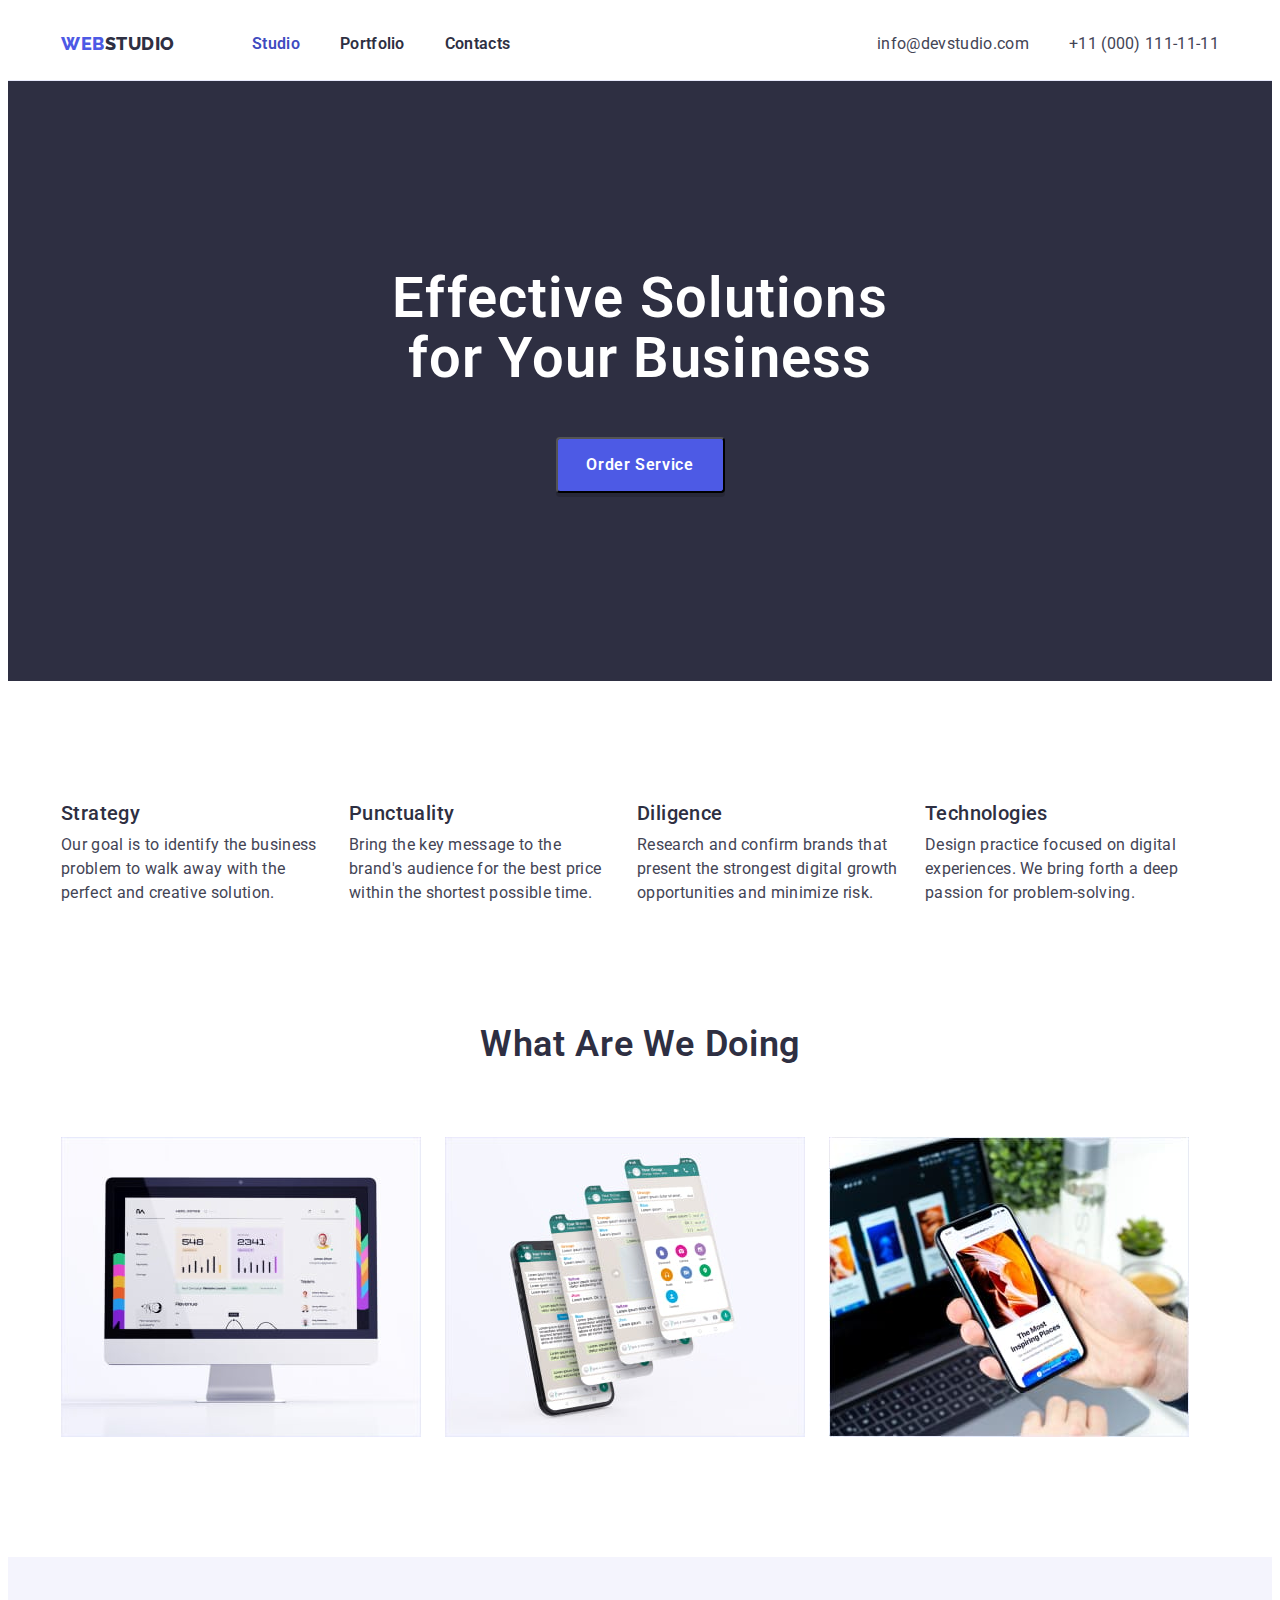
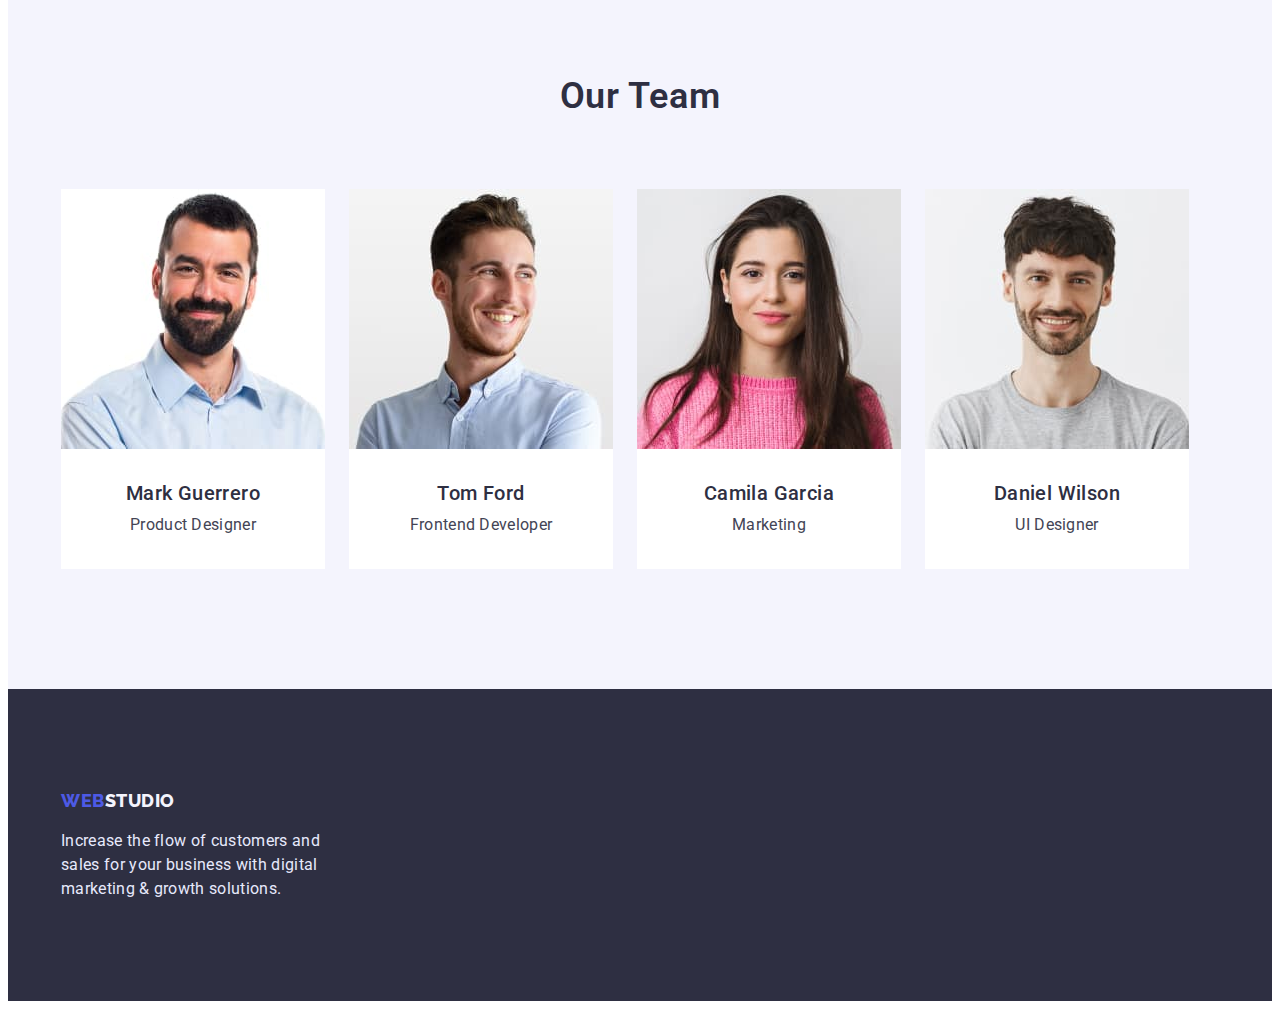
<file: index.html>
<!DOCTYPE html>
<html lang="en">
  <head>
    <meta charset="UTF-8" />
    <meta http-equiv="X-UA-Compatible" content="IE=edge" />
    <meta name="viewport" content="width=device-width, initial-scale=1.0" />
    <title>Web Studio</title>
    <link rel="preconnect" href="https://fonts.gstatic.com" />
    <link
      href="https://fonts.googleapis.com/css2?family=Raleway:wght@800&family=Roboto:wght@400;500;700;900&display=swap"
      rel="stylesheet"
    />
    <link
      rel="stylesheet"
      href="https://cdnjs.cloudflare.com/ajax/libs/modern-normalize/1.1.0/modern-normalize.min.css"
      integrity="sha512-wpPYUAdjBVSE4KJnH1VR1HeZfpl1ub8YT/NKx4PuQ5NmX2tKuGu6U/JRp5y+Y8XG2tV+wKQpNHVUX03MfMFn9Q=="
      crossorigin="anonymous"
      referrerpolicy="no-referrer"
    />
    <link rel="stylesheet" href="./css/styles.css" />
  </head>
  <body>
    <header class="header">
      <div class="container header-container">
        <nav class="site-nav">
          <a href="index.html" class="logo"
            >Web<span class="accent">Studio</span></a
          >
          <ul class="site-nav list">
            <li><a href="index.html" class="link current">Studio</a></li>
            <li><a href="portfolio.html" class="link">Portfolio</a></li>
            <li><a href="" class="link">Contacts</a></li>
          </ul>
        </nav>
        <address class="address">
          <ul class="address-list list">
            <li class="address-item">
              <a class="address-mailto link" href="mailto:info@devstudio.com"
                >info@devstudio.com</a
              >
            </li>
            <li class="address-item">
              <a class="address-tel link" href="tel:+110001111111"
                >+11 (000) 111-11-11</a
              >
            </li>
          </ul>
        </address>
      </div>
    </header>
    <main>
      <section class="hero">
        <div class="container">
          <h1 class="hero-title">Effective Solutions<br />for Your Business</h1>
          <button type="button" class="hero-btn btn">Order Service</button>
        </div>
      </section>
      <section class="section principles">
        <div class="container">
          <h2 class="section-title">Our principles</h2>
          <ul class="principles-list list">
            <li class="principles-item">
              <h3 class="title">Strategy</h3>
              <p class="principles-item-text">
                Our goal is to identify the business problem to walk away with
                the perfect and creative solution.
              </p>
            </li>
            <li class="principles-item">
              <h3 class="title">Punctuality</h3>
              <p class="principles-item-text">
                Bring the key message to the brand's audience for the best price
                within the shortest possible time.
              </p>
            </li>
            <li class="principles-item">
              <h3 class="title">Diligence</h3>
              <p class="principles-item-text">
                Research and confirm brands that present the strongest digital
                growth opportunities and minimize risk.
              </p>
            </li>
            <li class="principles-item">
              <h3 class="title">Technologies</h3>
              <p class="principles-item-text">
                Design practice focused on digital experiences. We bring forth a
                deep passion for problem-solving.
              </p>
            </li>
          </ul>
        </div>
      </section>
      <section class="section">
        <div class="container">
          <h2 class="section-title">What are we doing</h2>
          <ul class="works-list list">
            <li class="works-item">
              <a href=""
                ><img
                  src="./images/what-are-we-doing-img-1.jpg"
                  alt="work example"
                  width="360"
                  height="300"
              /></a>
            </li>
            <li class="works-item">
              <a href=""
                ><img
                  src="./images/what-are-we-doing-img-2.jpg"
                  alt="work example"
                  width="360"
                  height="300"
              /></a>
            </li>
            <li class="works-item">
              <a href=""
                ><img
                  src="./images/what-are-we-doing-img-3.jpg"
                  alt="work example"
                  width="360"
                  height="300"
              /></a>
            </li>
          </ul>
        </div>
      </section>
      <section class="team">
        <div class="container">
          <h2 class="section-title">Our Team</h2>
          <ul class="team-list list">
            <li class="team-item">
              <img
                src="./images/first-team-member-mark-guerrero.jpg"
                alt="first team member"
                width="264"
                height="260"
              />
              <div class="team-member">
                <h3 class="title">Mark Guerrero</h3>
                <p class="team-item-text">Product Designer</p>
              </div>
            </li>
            <li class="team-item">
              <img
                src="./images/second-team-member-tom-ford.jpg"
                alt="second team member"
                width="264"
                height="260"
              />
              <div class="team-member">
                <h3 class="title">Tom Ford</h3>
                <p class="team-item-text">Frontend Developer</p>
              </div>
            </li>
            <li class="team-item">
              <img
                src="./images/third-team-member-camila-garcia.jpg"
                alt="third team member"
                width="264"
                height="260"
              />
              <div class="team-member">
                <h3 class="title">Camila Garcia</h3>
                <p class="team-item-text">Marketing</p>
              </div>
            </li>
            <li class="team-item">
              <img
                src="./images/fourth-team-member-daniel-wilson.jpg"
                alt="fourth team member"
                width="264"
                height="260"
              />
              <div class="team-member">
                <h3 class="title">Daniel Wilson</h3>
                <p class="team-item-text">UI Designer</p>
              </div>
            </li>
          </ul>
        </div>
      </section>
    </main>
    <footer class="footer">
      <div class="container">
        <a href="index.html" class="footer-logo logo"
          >Web<span class="accent">Studio</span></a
        >
        <p class="text">
          Increase the flow of customers and<br />sales for your business with
          digital<br />
          marketing & growth solutions.
        </p>
      </div>
    </footer>
  </body>
</html>
</file>
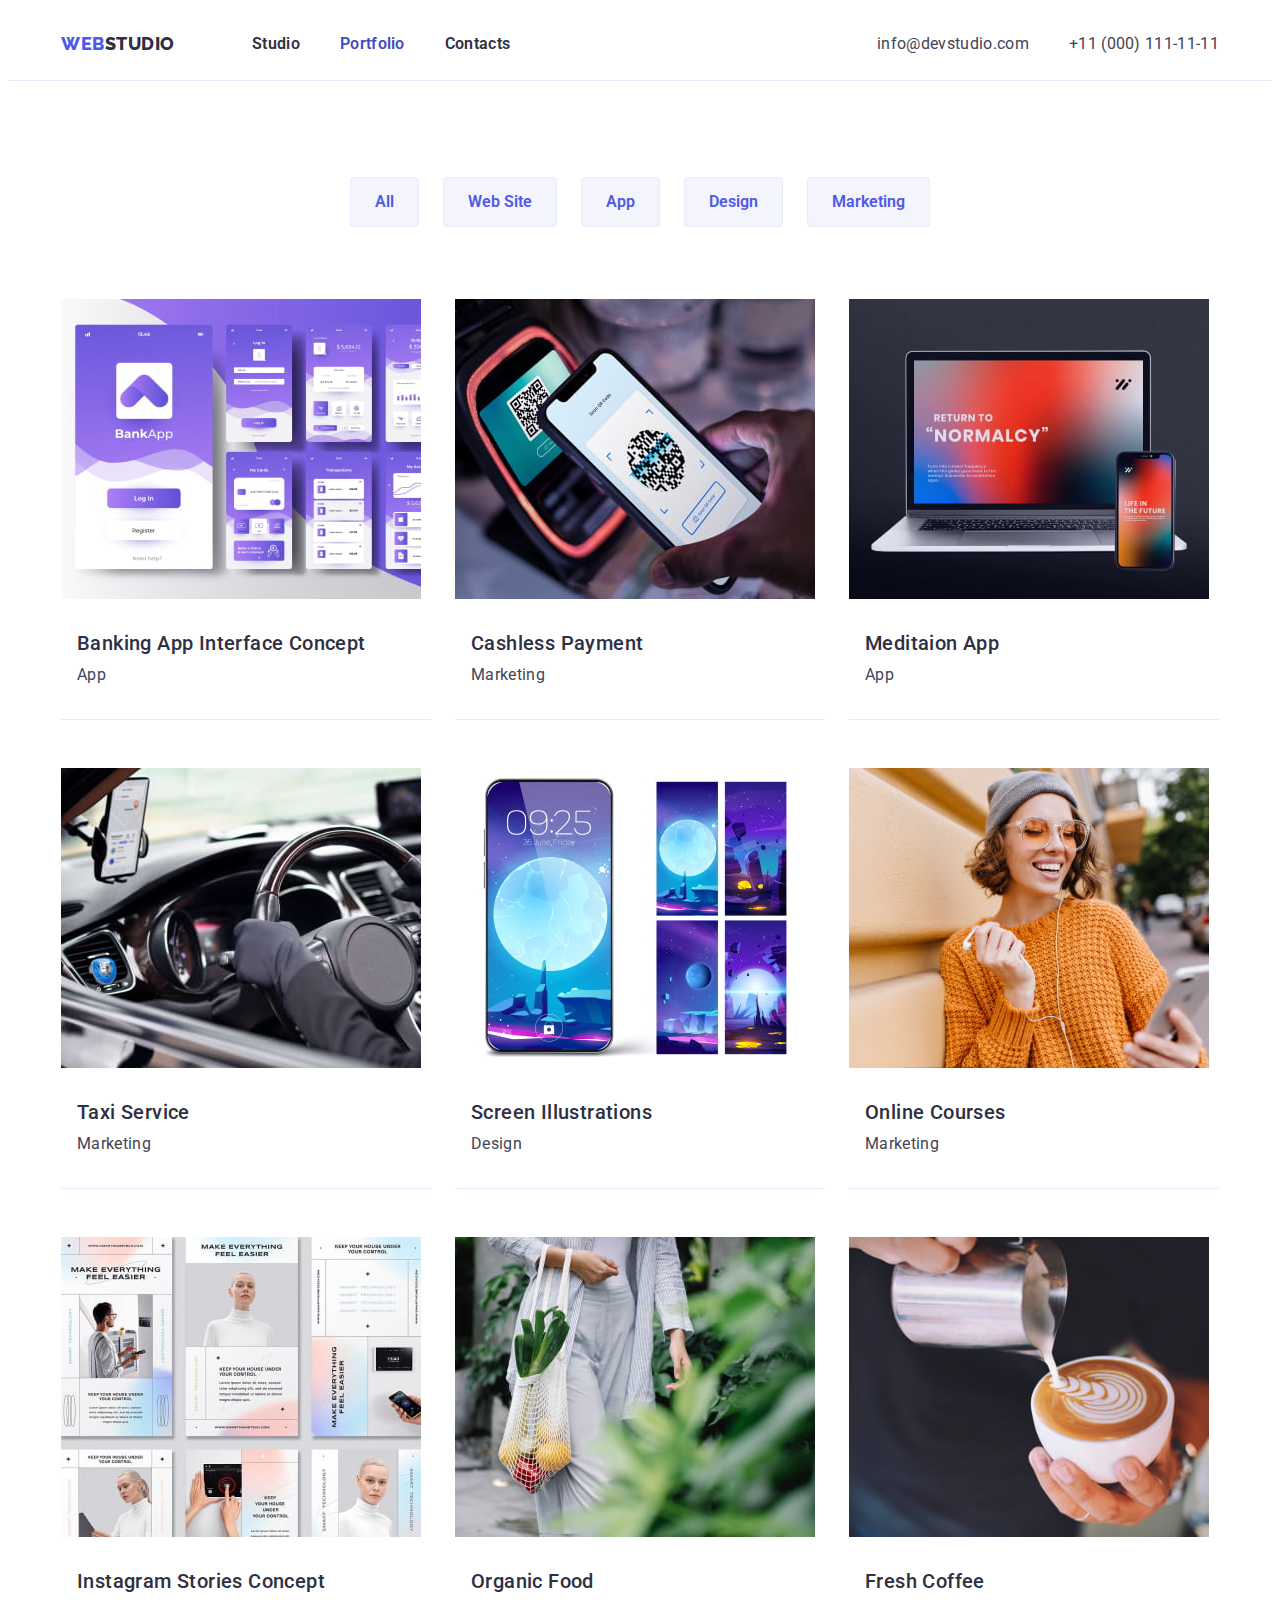
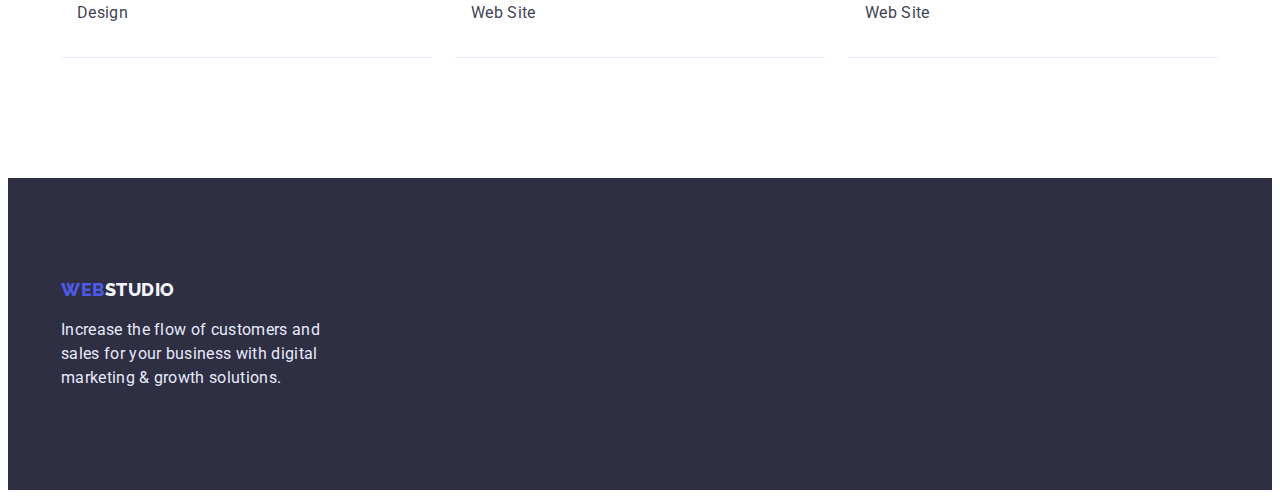
<file: portfolio.html>
<!DOCTYPE html>
<html lang="en">
  <head>
    <meta charset="UTF-8" />
    <meta http-equiv="X-UA-Compatible" content="IE=edge" />
    <meta name="viewport" content="width=device-width, initial-scale=1.0" />
    <title>Portfolio</title>
    <link rel="preconnect" href="https://fonts.gstatic.com" />
    <link
      href="https://fonts.googleapis.com/css2?family=Raleway:wght@800&family=Roboto:wght@400;500;700;900&display=swap"
      rel="stylesheet"
    />
    <link
      rel="stylesheet"
      href="https://cdnjs.cloudflare.com/ajax/libs/modern-normalize/1.1.0/modern-normalize.min.css"
      integrity="sha512-wpPYUAdjBVSE4KJnH1VR1HeZfpl1ub8YT/NKx4PuQ5NmX2tKuGu6U/JRp5y+Y8XG2tV+wKQpNHVUX03MfMFn9Q=="
      crossorigin="anonymous"
      referrerpolicy="no-referrer"
    />
    <link rel="stylesheet" href="./css/styles.css" />
  </head>
  <body class="site-body">
    <header class="header">
      <div class="container header-container">
        <nav class="site-nav">
          <a href="index.html" class="logo"
            >Web<span class="accent">Studio</span></a
          >
          <ul class="site-nav list">
            <li><a href="index.html" class="link">Studio</a></li>
            <li><a href="portfolio.html" class="link current">Portfolio</a></li>
            <li><a href="" class="link">Contacts</a></li>
          </ul>
        </nav>
        <address class="address">
          <ul class="address-list list">
            <li class="address-item">
              <a class="address-mailto link" href="mailto:info@devstudio.com"
                >info@devstudio.com</a
              >
            </li>
            <li class="address-item">
              <a class="address-tel link" href="tel:+110001111111"
                >+11 (000) 111-11-11</a
              >
            </li>
          </ul>
        </address>
      </div>
    </header>
    <main>
      <section class="portfolio">
        <div class="container">
          <h1 class="portfolio-title">Webstudia's portfolio</h1>
          <ul class="portfolio-fiter-list list">
            <li class="portfolio-fiter-item">
              <button type="button" class="portfolio-btn btn">All</button>
            </li>
            <li class="portfolio-fiter-item">
              <button type="button" class="portfolio-btn btn">Web Site</button>
            </li>
            <li class="portfolio-fiter-item">
              <button type="button" class="portfolio-btn btn">App</button>
            </li>
            <li class="portfolio-fiter-item">
              <button type="button" class="portfolio-btn btn">Design</button>
            </li>
            <li class="portfolio-fiter-item">
              <button type="button" class="portfolio-btn btn">Marketing</button>
            </li>
          </ul>
          
          <ul class="portfolio-list list">
            <!-- 1 -->
            <li class="portfolio-item">
              <article class="card">
                <div class="card-thumb">
                  <img
                    src="./images/banking-app-interface-concept.jpg"
                    alt="banking app interface concept"
                    width="360"
                    height="300"
                  />
                </div>

                <div class="card-content">
                  <h2 class="portfolio-item-title">
                    Banking App Interface Concept
                  </h2>
                  <p class="portfolio-item-subtitle">App</p>
                </div>
              </article>
            </li>
            <!-- 2 -->
            <li class="portfolio-item">
              <article class="card">
                <div class="card-thumb">
                  <img
                    src="./images/cashless-payment.jpg"
                    alt="cashless payment"
                    width="360"
                    height="300"
                  />
                </div>

                <div class="card-content">
                  <h2 class="portfolio-item-title">Cashless Payment</h2>
                  <p class="portfolio-item-subtitle">Marketing</p>
                </div>
              </article>
            </li>
            <!-- 3 -->
            <li class="portfolio-item">
              <article class="card">
                <div class="card-thumb">
                  <img
                    src="./images/meditaion-app.jpg"
                    alt="meditaion app"
                    width="360"
                    height="300"
                  />
                </div>

                <div class="card-content">
                  <h2 class="portfolio-item-title">Meditaion App</h2>
                  <p class="portfolio-item-subtitle">App</p>
                </div>
              </article>
            </li>
            <!-- 4 -->
            <li class="portfolio-item">
              <article class="card">
                <div class="card-thumb">
                  <img
                    src="./images/taxi-service.jpg"
                    alt="taxi service"
                    width="360"
                    height="300"
                  />
                </div>

                <div class="card-content">
                  <h2 class="portfolio-item-title">Taxi Service</h2>
                  <p class="portfolio-item-subtitle">Marketing</p>
                </div>
              </article>
            </li>
            <!-- 5 -->
            <li class="portfolio-item">
              <article class="card">
                <div class="card-thumb">
                  <img
                    src="./images/screen-illustrations.jpg"
                    alt="screen illustrations"
                    width="360"
                    height="300"
                  />
                </div>

                <div class="card-content">
                  <h2 class="portfolio-item-title">Screen Illustrations</h2>
                  <p class="portfolio-item-subtitle">Design</p>
                </div>
              </article>
            </li>
            <!-- 6 -->
            <li class="portfolio-item">
              <article class="card">
                <div class="card-thumb">
                  <img
                    src="./images/online-courses.jpg"
                    alt="online courses"
                    width="360"
                    height="300"
                  />
                </div>

                <div class="card-content">
                  <h2 class="portfolio-item-title">Online Courses</h2>
                  <p class="portfolio-item-subtitle">Marketing</p>
                </div>
              </article>
            </li>
            <!-- 7 -->
            <li class="portfolio-item">
              <article class="card">
                <div class="card-thumb">
                  <img
                    src="./images/instagram-stories-concept.jpg"
                    alt="instagram stories concept"
                    width="360"
                    height="300"
                  />
                </div>

                <div class="card-content">
                  <h2 class="portfolio-item-title">
                    Instagram Stories Concept
                  </h2>
                  <p class="portfolio-item-subtitle">Design</p>
                </div>
              </article>
            </li>
            <!-- 8 -->
            <li class="portfolio-item">
              <article class="card">
                <div class="card-thumb">
                  <img
                    src="./images/organic-food.jpg"
                    alt="organic food"
                    width="360"
                    height="300"
                  />
                </div>

                <div class="card-content">
                  <h2 class="portfolio-item-title">Organic Food</h2>
                  <p class="portfolio-item-subtitle">Web Site</p>
                </div>
              </article>
            </li>
            <!-- 9 -->
            <li class="portfolio-item">
              <article class="card">
                <div class="card-thumb">
                  <img
                    src="./images/fresh-coffee.jpg"
                    alt="fresh coffee"
                    width="360"
                    height="300"
                  />
                </div>

                <div class="card-content">
                  <h2 class="portfolio-item-title">Fresh Coffee</h2>
                  <p class="portfolio-item-subtitle">Web Site</p>
                </div>
              </article>
            </li>
          </ul>
        </div>
      </section>
    </main>
    <footer class="footer">
      <div class="container">
        <a href="index.html" class="footer-logo logo"
          >Web<span class="accent">Studio</span></a
        >
        <p class="text">
          Increase the flow of customers and<br />sales for your business with
          digital<br />
          marketing & growth solutions.
        </p>
      </div>
    </footer>
  </body>
</html>
</file>
<file: css/styles.css>
:root {
  --primary-text-color: #434455;
  --first-title-color: #ffffff;
  --second-title-color: #2e2f42;
  --primary-brand-color: #4d5ae5;
  --pressed-state-color: #404bbf;
  --second-btn-color: #f4f4fd;
  --typical-lh: 1.5;
  --first-gap: 24px;
  --second-gap: 40px;
}

p,
h1,
h2,
h3,
h4,
h5,
h6 {
  margin: 0;
}

ul {
  margin: 0;
  padding-left: 0;
}

img {
  display: block;
  max-width: 100%;
  height: auto;
}

body {
  font-family: "Roboto", "Helvetica Neue", "Verdana", "Tahoma", sans-serif;
  font-size: 16px;
  line-height: var(--typical-lh);
  letter-spacing: 0.02em;
  background-color: #ffffff;
  color: #434455;
}

.container {
  width: 1158px;
  padding-left: 15px;
  padding-right: 15px;
  margin: 0 auto;
}

.header {
  padding-top: 24px;
  padding-bottom: 24px;
  border-bottom: 1px solid #e7e9fc;
}

.header > .container {
  display: flex;
  align-items: center;
}
.site-nav {
  display: flex;
  align-items: center;
  margin-right: auto;
}
.logo {
  margin-right: 76px;
}
.site-nav > .list {
  display: flex;
  gap: var(--second-gap);
}

.address-list {
  display: flex;
  gap: var(--second-gap);
}

.link {
  text-decoration: none;
  padding-top: 24px;
  padding-bottom: 24px;
}

.logo {
  font-family: "Raleway", sans-serif;
  font-weight: 800;
  font-size: 18px;
  line-height: 1.17;
  display: flex;
  align-items: center;
  letter-spacing: 0.03em;
  text-transform: uppercase;
  color: #4d5ae5;
  text-decoration: none;
  text-transform: uppercase;
  width: 115px;
  height: 24px;
  left: 156px;
  top: 24px;
}

.accent {
  color: #2e2f42;
}

.footer-logo {
  margin-bottom: 16px;
}

.footer-logo > .accent {
  color: #f4f4fd;
}

.list {
  padding: 0;
  margin: 0;
  list-style: none;
}

.site-nav .link {
  font-weight: 600;
  font-size: 16px;
  line-height: var(--typical-lh);
  color: #2e2f42;
}

.site-nav .link:hover,
.site-nav .link:focus {
  color: var(--pressed-state-color);
  border-radius: 2px;
}

.site-nav .link.current {
  color: var(--pressed-state-color);
  background-color: #ffffff;
}

.address-mailto,
.address-tel {
  font-style: normal;
  color: #434455;
}

.address-list .link:hover,
.address-list .link:focus {
  color: #4d5ae5;
}

.hero {
  background-color: #2e2f42;
  color: #ffffff;
  padding-top: 188px;
  padding-bottom: 188px;
}

.hero-title {
  font-style: normal;
  font-weight: 600;
  font-size: 56px;
  line-height: 1.07;
  text-align: center;
  letter-spacing: 0.02em;
  margin-bottom: 48px;
}

.hero > .container {
  display: flex;
  flex-direction: column;
  align-items: center;
}

.principles-list {
  display: flex;
  gap: var(--first-gap);
}

.principles-item {
  width: 264px;
}

.section-title {
  font-family: "Roboto";
  font-weight: 600;
  font-size: 36px;
  line-height: 1.11;
  text-align: center;
  letter-spacing: 0.02em;
  text-transform: capitalize;
  color: var(--second-title-color);
  margin-bottom: 72px;
}

.title {
  font-family: "Roboto";
  font-weight: 500;
  font-size: 20px;
  line-height: 1.2;
  letter-spacing: 0.02em;
  color: var(--second-title-color);
  margin-bottom: 8px;
}

.principles .section-title {
  display: none;
}

.section {
  padding-bottom: 120px;
}

.principles {
  padding-top: 120px;
  padding-bottom: 120px;
}

.works-list {
  display: flex;
  gap: var(--first-gap);
}

.team {
  background-color: #f4f4fd;
  padding-top: 120px;
  padding-bottom: 120px;
}

.team-list {
  display: flex;
  gap: var(--first-gap);
}

.team-member > .title {
  text-align: center;
}

.team-item-text {
  text-align: center;
}

.team-member {
  background-color: #ffffff;
  padding: 32px 15px;
}

.portfolio .portfolio-title {
  display: none;
}

.portfolio-item-title {
  font-family: "Roboto";
  font-weight: 500;
  font-size: 20px;
  line-height: 1.2;
  letter-spacing: 0.02em;
  color: var(--second-title-color);
  margin-bottom: 8px;
}

.portfolio-fiter-list {
  display: flex;
  justify-content: center;
  margin-bottom: 72px;
  gap: var(--first-gap);
}

.portfolio {
  padding-top: 96px;
  padding-bottom: 120px;
}

.footer {
  background-color: #2e2f42;
  padding-top: 100px;
  padding-bottom: 100px;
}

.text {
  color: #e7e9fc;
}

.work-list .title {
  color: var(--second-title-color);
}

.hero-btn {
  font-family: inherit;
  font-weight: 600;
  font-size: 16px;
  line-height: 1.19;
  letter-spacing: 0.04em;
  text-transform: capitalize;
  min-width: 169px;
  height: 56px;
  left: 20px;
  top: 20px;
  color: var(--first-title-color);
  background: #4d5ae5;
  box-shadow: 0px 4px rgba(0, 0, 0, 0.15);
  border-radius: 4px;
}

.hero-btn:hover,
.hero-btn:focus {
  min-width: 169px;
  height: 56px;
  left: 20px;
  top: 88px;
  background: var(--pressed-state-color);
  border-radius: 4px;
}

.portfolio-btn {
  color: var(--primary-brand-color);
  background-color: #f4f4fd;
  border: 1px solid #e7e9fc;
  border-radius: 4px;
  font-family: "Roboto";
  font-style: normal;
  font-weight: 600;
  font-size: 16px;
  line-height: var(--typical-lh);
  display: flex;
  flex-direction: row;
  justify-content: center;
  align-items: center;
  padding: 12px 24px;
}

.portfolio-btn:hover,
.portfolio-btn:focus {
  cursor: pointer;
  color: var(--first-title-color);
  background-color: var(--pressed-state-color);
  box-shadow: 0px 3px 1px rgba(0, 0, 0, 0.1), 0px 2px 1px rgba(0, 0, 0, 0.08),
    0px 2px 2px rgba(0, 0, 0, 0.12);
  border-radius: 4px;
}

/* CARD SET */
.portfolio-list {
  padding: 0;
  margin: 0;
  list-style: none;

  display: flex;
  flex-wrap: wrap;
  row-gap: 48px;
  column-gap: 24px;
}

.portfolio-item {
  border-bottom: 1px solid #e7e9fc;
  width: calc((100% - 2 * 24px) / 3);
}

/* CARD */
.card {
  overflow: hidden;
}

.card-content {
  padding-top: 32px;
  padding-bottom: 32px;
  padding-left: 16px;
}
</file>
